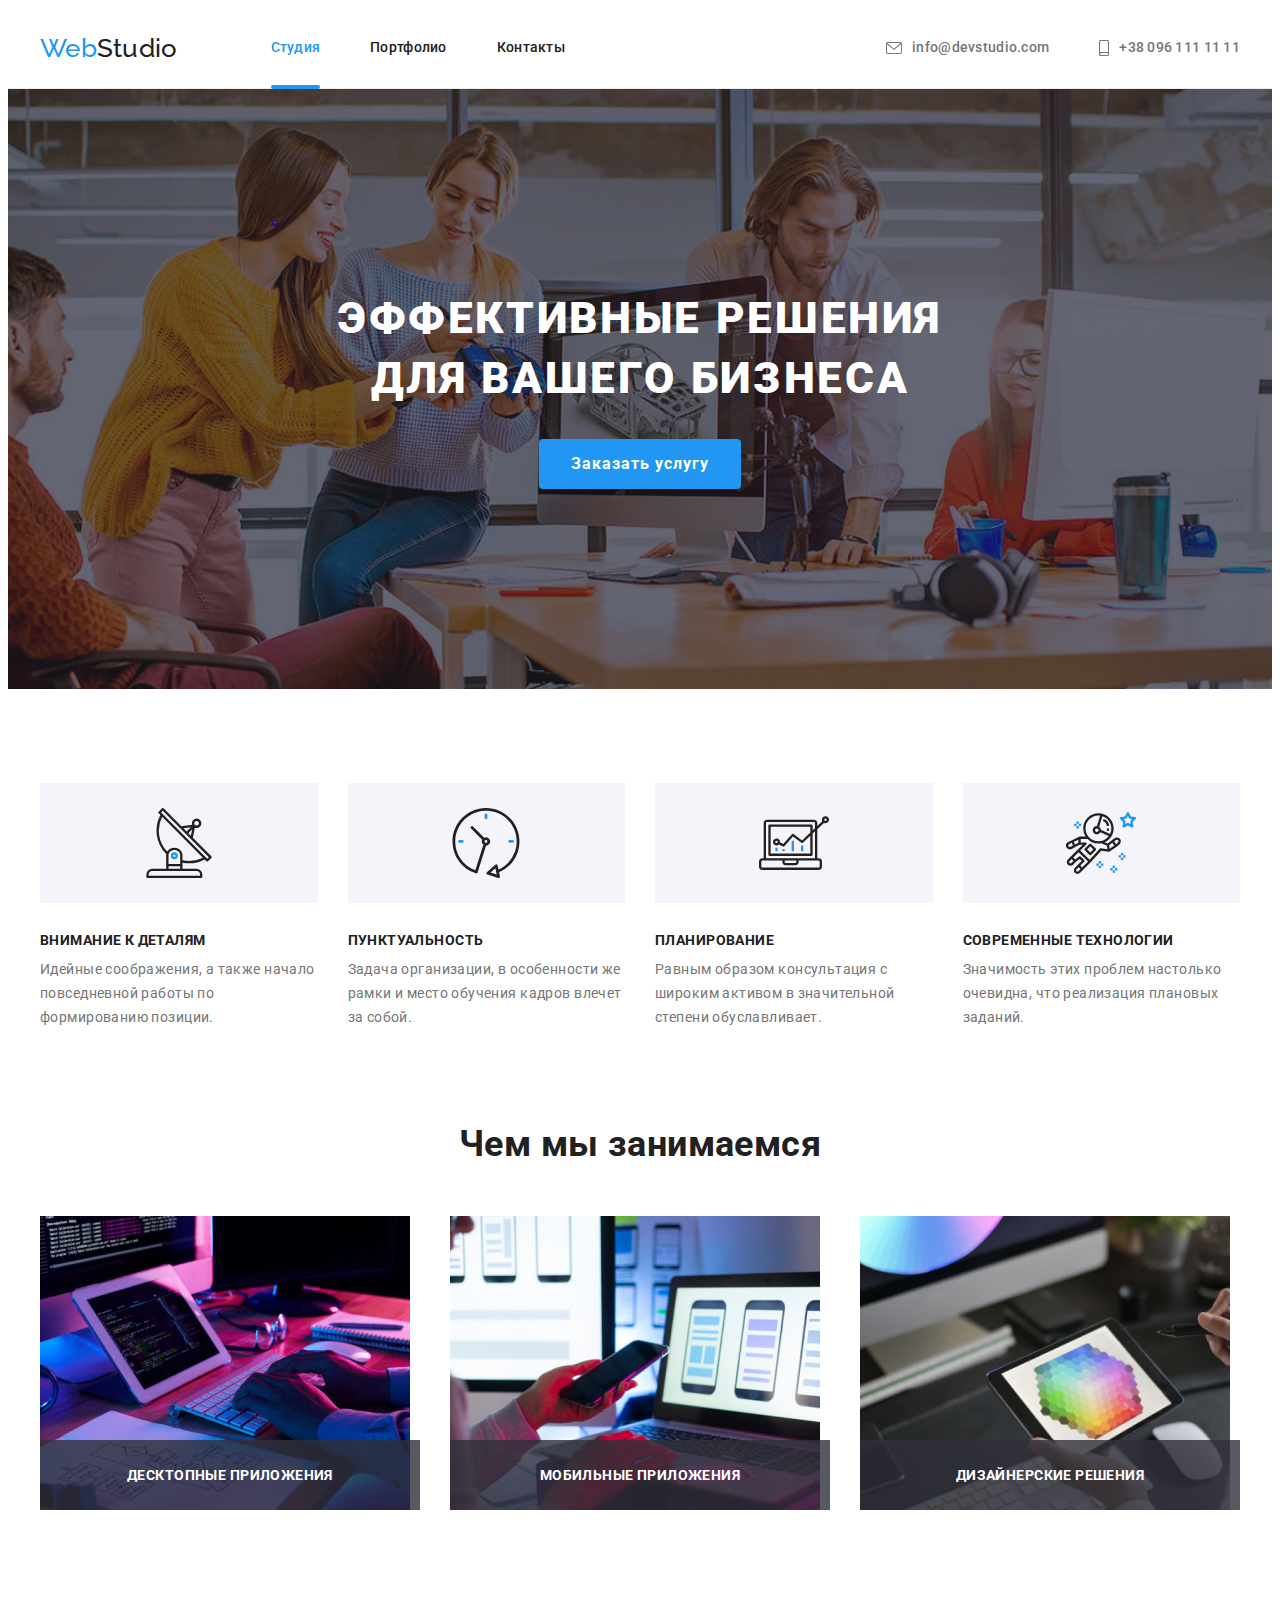
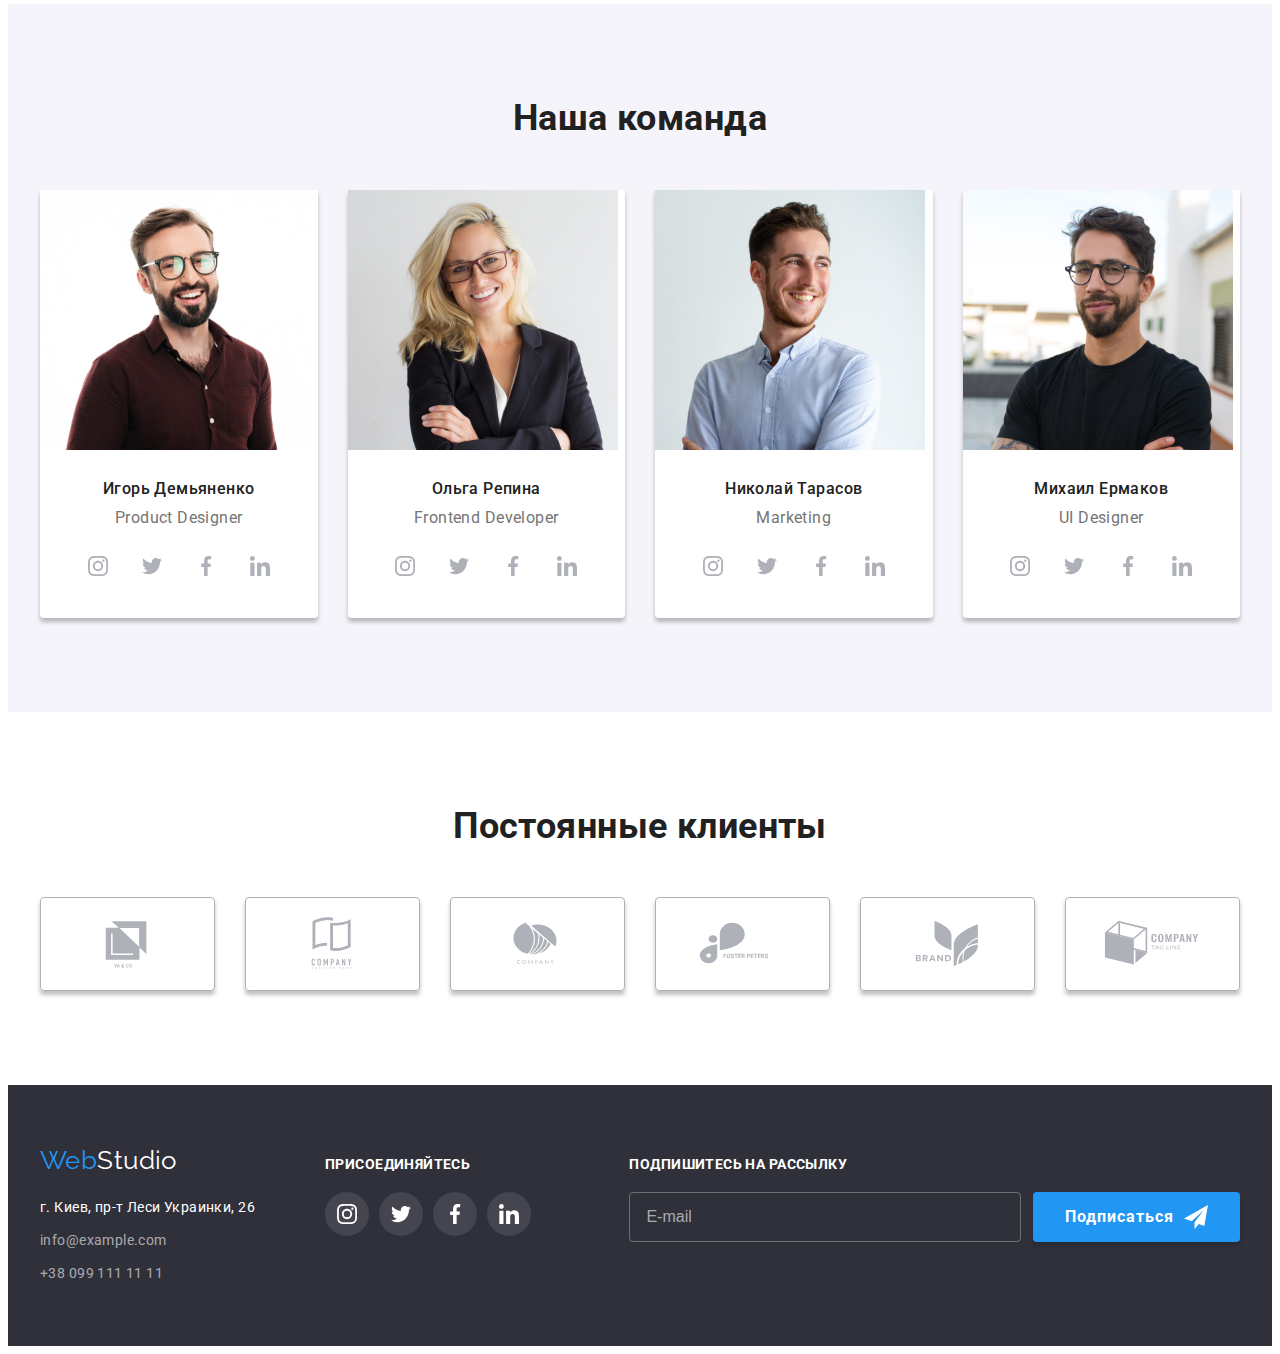
<file: index.html>
<!DOCTYPE html>
<html lang="ru">
  <head>
    <meta charset="UTF-8" />
    <meta http-equiv="X-UA-Compatible" content="IE=edge" />
    <meta name="viewport" content="width=device-width, initial-scale=1.0" />
    <title>WebStudio</title>
    <link
      rel="stylesheet"
      href="https://cdnjs.cloudflare.com/ajax/libs/modern-normalize/1.1.0/modern-normalize.min.css"
      integrity="sha512-wpPYUAdjBVSE4KJnH1VR1HeZfpl1ub8YT/NKx4PuQ5NmX2tKuGu6U/JRp5y+Y8XG2tV+wKQpNHVUX03MfMFn9Q=="
      crossorigin="anonymous"
      referrerpolicy="no-referrer"
    />
    <link rel="preconnect" href="https://fonts.googleapis.com" />
    <link rel="preconnect" href="https://fonts.gstatic.com" crossorigin />
    <link
      href="https://fonts.googleapis.com/css2?family=Raleway:wght@700&family=Roboto:wght@400;500;700;900&display=swap"
      rel="stylesheet"
    />
    <link rel="stylesheet" href="./css/styles.css" />
  </head>
  <body>
    <!--Header section-->
    <header class="header">
      <div class="container header-container">
        <a href="" class="logo link"><span class="logo-blue">Web</span>Studio</a>
        <nav class="header-nav">
          <ul class="header-list list">
            <li class="header-item">
              <a href="./index.html" class="header-link link active current">Студия</a>
            </li>
            <li class="header-item">
              <a href="./portfolio.html" class="header-link link active">Портфолио</a>
            </li>
            <li class="header-item">
              <a href="#contacts" class="header-link link active">Контакты</a>
            </li>
          </ul>
        </nav>
        <ul class="contact-list list">
          <li class="contact-item">
            <a href="mailto:info@devstudio.com" class="contact-link active link">
              <svg width="16" height="12" class="contact-icon">
                <use href="./images/icons/icon.svg#envelope"></use>
              </svg>
              info@devstudio.com
            </a>
          </li>
          <li class="contact-item">
            <a href="tel:+380961111111" class="contact-link active link">
              <svg width="10" height="16" class="contact-icon">
                <use href="./images/icons/icon.svg#smartphone"></use>
              </svg>
              +38 096 111 11 11</a
            >
          </li>
        </ul>
      </div>
    </header>

    <!--Main section-->
    <main>
      <!--Intro section-->
      <section class="intro overlay">
        <div class="container">
          <h1 class="intro-title">Эффективные решения для вашего бизнеса</h1>
          <button type="button" class="btn" data-modal-open>Заказать услугу</button>
        </div>
      </section>

      <!--Feature section-->
      <section class="feature section">
        <div class="container">
          <h2 class="visually-hidden">Особенности</h2>
          <ul class="feature-list list card-set">
            <li class="feature-item card-item">
              <div class="wrapper-icon">
                <svg width="70" height="70" class="feature-icon">
                  <use href="./images/icons/icon.svg#antenna"></use>
                </svg>
              </div>
              <h3 class="feature-title">Внимание к деталям</h3>
              <p class="feature-desc">
                Идейные соображения, а также начало повседневной работы по формированию позиции.
              </p>
            </li>
            <li class="feature-item card-item">
              <div class="wrapper-icon">
                <svg width="70" height="70" class="feature-icon">
                  <use href="./images/icons/icon.svg#clock"></use>
                </svg>
              </div>
              <h3 class="feature-title">Пунктуальность</h3>
              <p class="feature-desc">
                Задача организации, в особенности же рамки и место обучения кадров влечет за собой.
              </p>
            </li>
            <li class="feature-item card-item">
              <div class="wrapper-icon">
                <svg width="70" height="70" class="feature-icon">
                  <use href="./images/icons/icon.svg#diagram"></use>
                </svg>
              </div>
              <h3 class="feature-title">Планирование</h3>
              <p class="feature-desc">
                Равным образом консультация с широким активом в значительной степени обуславливает.
              </p>
            </li>
            <li class="feature-item card-item">
              <div class="wrapper-icon">
                <svg width="70" height="70" class="feature-icon">
                  <use href="./images/icons/icon.svg#astronaut"></use>
                </svg>
              </div>
              <h3 class="feature-title">Современные технологии</h3>
              <p class="feature-desc">
                Значимость этих проблем настолько очевидна, что реализация плановых заданий.
              </p>
            </li>
          </ul>
        </div>
      </section>

      <!--Services section-->
      <section class="services section">
        <div class="container">
          <h2 class="section-title">Чем мы занимаемся</h2>
          <ul class="services-list list card-set">
            <li class="services-item card-item">
              <img
                src="./images/work/img_1.jpg"
                alt="Написание программного обеспечения"
                width="370"
                height="294"
                class="services-img"
              />
              <div class="services-overlay">
                <h3 class="services-overlay-title">Десктопные приложения</h3>
              </div>
            </li>
            <li class="services-item card-item">
              <img
                src="./images/work/img_2.jpg"
                alt="Разработка дизайна"
                width="370"
                height="294"
                class="services-img"
              />
              <div class="services-overlay">
                <h3 class="services-overlay-title">Мобильные приложения</h3>
              </div>
            </li>
            <li class="services-item card-item">
              <img
                src="./images/work/img_3.jpg"
                alt="Палитра цветов"
                width="370"
                height="294"
                class="services-img"
              />
              <div class="services-overlay">
                <h3 class="services-overlay-title">Дизайнерские решения</h3>
              </div>
            </li>
          </ul>
        </div>
      </section>

      <!--Team section-->
      <section class="team section">
        <div class="container">
          <h2 class="section-title">Наша команда</h2>
          <ul class="team-list list card-set">
            <li class="team-item card-item">
              <img
                src="./images/team/img-1.jpg"
                alt="Парень-дизайнер"
                width="270"
                height="260"
                class="team-img"
              />
              <div class="team-container">
                <h3 class="team-name">Игорь Демьяненко</h3>
                <p class="team-desc">Product Designer</p>
                <ul class="social-list list">
                  <li class="social-item">
                    <a
                      class="social-link link"
                      href=""
                      target="_blank"
                      rel="noopener noreferrer"
                      aria-label="иконка инстаграма"
                    >
                      <svg width="20" height="20" class="social-icon">
                        <use href="./images/icons/icon.svg#instagram"></use>
                      </svg>
                    </a>
                  </li>

                  <li class="social-item">
                    <a
                      class="social-link link"
                      href=""
                      target="_blank"
                      rel="noopener noreferrer"
                      aria-label="иконка твиттера"
                    >
                      <svg width="20" height="20" class="social-icon">
                        <use href="./images/icons/icon.svg#twitter"></use>
                      </svg>
                    </a>
                  </li>

                  <li class="social-item">
                    <a
                      class="social-link link"
                      href=""
                      target="_blank"
                      rel="noopener noreferrer"
                      aria-label="иконка фейсбука"
                    >
                      <svg width="20" height="20" class="social-icon">
                        <use href="./images/icons/icon.svg#facebook"></use>
                      </svg>
                    </a>
                  </li>

                  <li class="social-item">
                    <a
                      class="social-link link"
                      href=""
                      target="_blank"
                      rel="noopener noreferrer"
                      aria-label="иконка линкдина"
                    >
                      <svg width="20" height="20" class="social-icon">
                        <use href="./images/icons/icon.svg#linkedin"></use>
                      </svg>
                    </a>
                  </li>
                </ul>
              </div>
            </li>
            <li class="team-item card-item">
              <img
                src="./images/team/img-2.jpg"
                alt="Девушка-фронтєнд"
                width="270"
                height="260"
                class="team-img"
              />
              <div class="team-container">
                <h3 class="team-name">Ольга Репина</h3>
                <p class="team-desc">Frontend Developer</p>
                <ul class="social-list list">
                  <li class="social-item">
                    <a
                      class="social-link link"
                      href=""
                      target="_blank"
                      rel="noopener noreferrer"
                      aria-label="иконка инстаграма"
                    >
                      <svg width="20" height="20" class="social-icon">
                        <use href="./images/icons/icon.svg#instagram"></use>
                      </svg>
                    </a>
                  </li>

                  <li class="social-item">
                    <a
                      class="social-link link"
                      href=""
                      target="_blank"
                      rel="noopener noreferrer"
                      aria-label="иконка твиттера"
                    >
                      <svg width="20" height="20" class="social-icon">
                        <use href="./images/icons/icon.svg#twitter"></use>
                      </svg>
                    </a>
                  </li>

                  <li class="social-item">
                    <a
                      class="social-link link"
                      href=""
                      target="_blank"
                      rel="noopener noreferrer"
                      aria-label="иконка фейсбука"
                    >
                      <svg width="20" height="20" class="social-icon">
                        <use href="./images/icons/icon.svg#facebook"></use>
                      </svg>
                    </a>
                  </li>

                  <li class="social-item">
                    <a
                      class="social-link link"
                      href=""
                      target="_blank"
                      rel="noopener noreferrer"
                      aria-label="иконка линкдина"
                    >
                      <svg width="20" height="20" class="social-icon">
                        <use href="./images/icons/icon.svg#linkedin"></use>
                      </svg>
                    </a>
                  </li>
                </ul>
              </div>
            </li>
            <li class="team-item card-item">
              <img
                src="./images/team/img-3.jpg"
                alt="Парень-маркетолог"
                width="270"
                height="260"
                class="team-img"
              />
              <div class="team-container">
                <h3 class="team-name">Николай Тарасов</h3>
                <p class="team-desc">Marketing</p>
                <ul class="social-list list">
                  <li class="social-item">
                    <a
                      class="social-link link"
                      href=""
                      target="_blank"
                      rel="noopener noreferrer"
                      aria-label="иконка инстаграма"
                    >
                      <svg width="20" height="20" class="social-icon">
                        <use href="./images/icons/icon.svg#instagram"></use>
                      </svg>
                    </a>
                  </li>

                  <li class="social-item">
                    <a
                      class="social-link link"
                      href=""
                      target="_blank"
                      rel="noopener noreferrer"
                      aria-label="иконка твиттера"
                    >
                      <svg width="20" height="20" class="social-icon">
                        <use href="./images/icons/icon.svg#twitter"></use>
                      </svg>
                    </a>
                  </li>

                  <li class="social-item">
                    <a
                      class="social-link link"
                      href=""
                      target="_blank"
                      rel="noopener noreferrer"
                      aria-label="иконка фейсбука"
                    >
                      <svg width="20" height="20" class="social-icon">
                        <use href="./images/icons/icon.svg#facebook"></use>
                      </svg>
                    </a>
                  </li>

                  <li class="social-item">
                    <a
                      class="social-link link"
                      href=""
                      target="_blank"
                      rel="noopener noreferrer"
                      aria-label="иконка линкдина"
                    >
                      <svg width="20" height="20" class="social-icon">
                        <use href="./images/icons/icon.svg#linkedin"></use>
                      </svg>
                    </a>
                  </li>
                </ul>
              </div>
            </li>
            <li class="team-item card-item">
              <img
                src="./images/team/img-4.jpg"
                alt="Парень-дизайнер"
                width="270"
                height="260"
                class="team-img"
              />
              <div class="team-container">
                <h3 class="team-name">Михаил Ермаков</h3>
                <p class="team-desc">UI Designer</p>
                <ul class="social-list list">
                  <li class="social-item">
                    <a
                      class="social-link link"
                      href=""
                      target="_blank"
                      rel="noopener noreferrer"
                      aria-label="иконка инстаграма"
                    >
                      <svg width="20" height="20" class="social-icon">
                        <use href="./images/icons/icon.svg#instagram"></use>
                      </svg>
                    </a>
                  </li>

                  <li class="social-item">
                    <a
                      class="social-link link"
                      href=""
                      target="_blank"
                      rel="noopener noreferrer"
                      aria-label="иконка твиттера"
                    >
                      <svg width="20" height="20" class="social-icon">
                        <use href="./images/icons/icon.svg#twitter"></use>
                      </svg>
                    </a>
                  </li>

                  <li class="social-item">
                    <a
                      class="social-link link"
                      href=""
                      target="_blank"
                      rel="noopener noreferrer"
                      aria-label="иконка фейсбука"
                    >
                      <svg width="20" height="20" class="social-icon">
                        <use href="./images/icons/icon.svg#facebook"></use>
                      </svg>
                    </a>
                  </li>

                  <li class="social-item">
                    <a
                      class="social-link link"
                      href=""
                      target="_blank"
                      rel="noopener noreferrer"
                      aria-label="иконка линкдина"
                    >
                      <svg width="20" height="20" class="social-icon">
                        <use href="./images/icons/icon.svg#linkedin"></use>
                      </svg>
                    </a>
                  </li>
                </ul>
              </div>
            </li>
          </ul>
        </div>
      </section>
    </main>

    <!-- Clients section -->
    <section class="clients-section section">
      <div class="container">
        <h2 class="section-title">Постоянные клиенты</h2>
        <ul class="clients-list list card-set">
          <li class="clients-item card-item">
            <a
              class="clients-link link"
              href=""
              target="_blank"
              rel="noopener noreferrer"
              aria-label="первая компания"
            >
              <svg width="106" height="60" class="clients-icon">
                <use href="./images/icons/icon.svg#logo-1"></use>
              </svg>
            </a>
          </li>
          <li class="clients-item card-item">
            <a
              class="clients-link link"
              href=""
              target="_blank"
              rel="noopener noreferrer"
              aria-label="вторая компания"
            >
              <svg width="106" height="60" class="clients-icon">
                <use href="./images/icons/icon.svg#logo-2"></use>
              </svg>
            </a>
          </li>
          <li class="clients-item card-item">
            <a
              class="clients-link link"
              href=""
              target="_blank"
              rel="noopener noreferrer"
              aria-label="третья компания"
            >
              <svg width="106" height="60" class="clients-icon">
                <use href="./images/icons/icon.svg#logo-3"></use>
              </svg>
            </a>
          </li>
          <li class="clients-item card-item">
            <a
              class="clients-link link"
              href=""
              target="_blank"
              rel="noopener noreferrer"
              aria-label="четвертая компания"
            >
              <svg width="106" height="60" class="clients-icon">
                <use href="./images/icons/icon.svg#logo-4"></use>
              </svg>
            </a>
          </li>
          <li class="clients-item card-item">
            <a
              class="clients-link link"
              href=""
              target="_blank"
              rel="noopener noreferrer"
              aria-label="пятая компания"
            >
              <svg width="106" height="60" class="clients-icon">
                <use href="./images/icons/icon.svg#logo-5"></use>
              </svg>
            </a>
          </li>
          <li class="clients-item card-item">
            <a
              class="clients-link link"
              href=""
              target="_blank"
              rel="noopener noreferrer"
              aria-label="шестая компания"
            >
              <svg width="106" height="60" class="clients-icon">
                <use href="./images/icons/icon.svg#logo-6"></use>
              </svg>
            </a>
          </li>
        </ul>
      </div>
    </section>

    <!--Footer section-->
    <footer class="footer">
      <div class="container footer-wrapper">
        <div class="footer-wrapper-logo">
          <a href="" class="logo link"><span class="logo-blue">Web</span>Studio</a>

          <address class="footer-adress">
            <ul class="footer-list list">
              <li class="footer-item">
                <a
                  class="link active"
                  href="https://goo.gl/maps/JBRobqoZpX21mrEm8"
                  target="_blank"
                  rel="noopener noreferrer"
                  >г. Киев, пр-т Леси Украинки, 26</a
                >
              </li>
              <li class="footer-item">
                <a href="emailto:info@example.com" class="footer-contact active link"
                  >info@example.com</a
                >
              </li>
              <li class="footer-item">
                <a href="tel:+380991111111" class="footer-contact active link">+38 099 111 11 11</a>
              </li>
            </ul>
          </address>
        </div>
        <div class="footer-social-wrapper">
          <h3 class="footer-title">Присоединяйтесь</h3>
          <ul class="social-list list">
            <li class="social-item">
              <a
                class="footer-social-link social-link link"
                href=""
                target="_blank"
                rel="noopener noreferrer"
                aria-label="иконка инстаграма"
              >
                <svg width="20" height="20" class="social-icon">
                  <use href="./images/icons/icon.svg#instagram"></use>
                </svg>
              </a>
            </li>

            <li class="social-item">
              <a
                class="footer-social-link social-link link"
                href=""
                target="_blank"
                rel="noopener noreferrer"
                aria-label="иконка твиттера"
              >
                <svg width="20" height="20" class="social-icon">
                  <use href="./images/icons/icon.svg#twitter"></use>
                </svg>
              </a>
            </li>

            <li class="social-item">
              <a
                class="footer-social-link social-link link"
                href=""
                target="_blank"
                rel="noopener noreferrer"
                aria-label="иконка фейсбука"
              >
                <svg width="20" height="20" class="social-icon">
                  <use href="./images/icons/icon.svg#facebook"></use>
                </svg>
              </a>
            </li>

            <li class="social-item">
              <a
                class="footer-social-link social-link link"
                href=""
                target="_blank"
                rel="noopener noreferrer"
                aria-label="иконка линкдина"
              >
                <svg width="20" height="20" class="social-icon">
                  <use href="./images/icons/icon.svg#linkedin"></use>
                </svg>
              </a>
            </li>
          </ul>
        </div>
        <div class="footer-subscribe">
          <h3 class="footer-title">Подпишитесь на рассылку</h3>
          <form class="subscribe-form">
            <input class="subscribe-input" type="email" name="email" placeholder="E-mail" />
            <button type="submit" class="btn">
              Подписаться
              <svg width="24" height="24" class="subscribe-icon">
                <use href="./images/icons/icon.svg#send"></use>
              </svg>
            </button>
          </form>
        </div>
      </div>
    </footer>

    <!-- Modal -->
    <div class="backdrop is-hidden" data-modal>
      <div class="modal">
        <button type="button" class="modal-btn" data-modal-close>
          <svg width="18" height="18" class="modal-btn-icon">
            <use href="./images/icons/icon.svg#close-icon"></use>
          </svg>
        </button>

        <form class="modal-form">
          <strong class="modal-slogan">Оставьте свои данные, мы вам перезвоним</strong>
          <div class="form-content">
            <label class="form-group">
              <span class="form-label">Имя</span>
              <span class="form-wrap">
                <input type="text" name="name" class="form-input" />
                <svg width="18" height="18" class="model-icon">
                  <use href="./images/icons/icon.svg#person-modal"></use>
                </svg>
              </span>
            </label>

            <label class="form-group">
              <span class="form-label">Телефон</span>
              <span class="form-wrap">
                <input type="tel" name="phone" class="form-input" />
                <svg width="18" height="18" class="model-icon">
                  <use href="./images/icons/icon.svg#phone-modal"></use>
                </svg>
              </span>
            </label>

            <label class="form-group">
              <span class="form-label">Почта</span>
              <span class="form-wrap">
                <input type="email" name="email" class="form-input" />
                <svg width="18" height="18" class="model-icon">
                  <use href="./images/icons/icon.svg#email-modal"></use>
                </svg>
              </span>
            </label>

            <label class="form-group">
              <span class="form-label">Комментарий</span>
              <textarea class="form-textarea" name="comment" placeholder="Введите текст"></textarea>
            </label>
          </div>

          <label class="form-checkbox">
            <input type="checkbox" name="policy" class="checkbox-input visually-hidden" />
            <span class="checkbox-icon"></span>
            <span class="checkbox-text">
              Соглашаюсь с рассылкой и принимаю
              <a href="" class="checkbox-link">Условия договора</a>
            </span>
          </label>

          <button class="btn" type="submit">Отправить</button>
        </form>
      </div>
    </div>

    <script src="./js/modal.js"></script>
  </body>
</html>
</file>
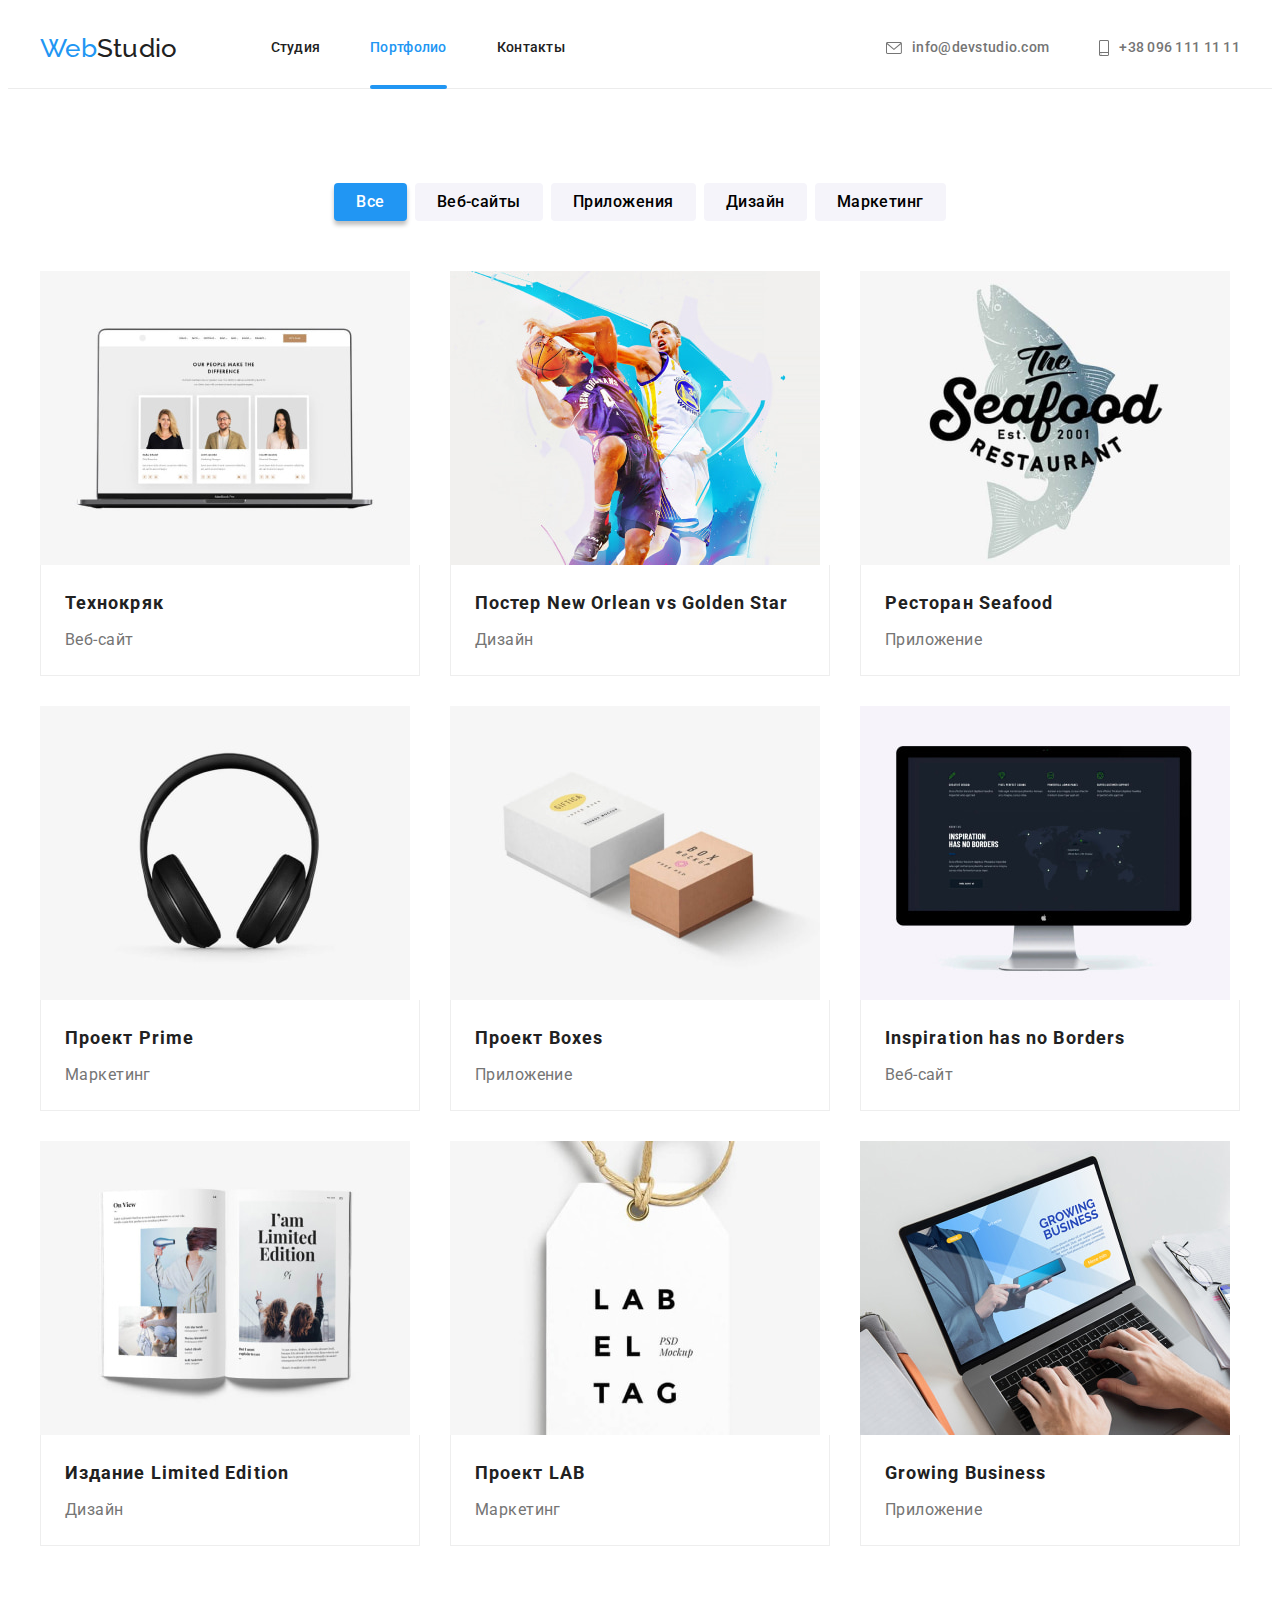
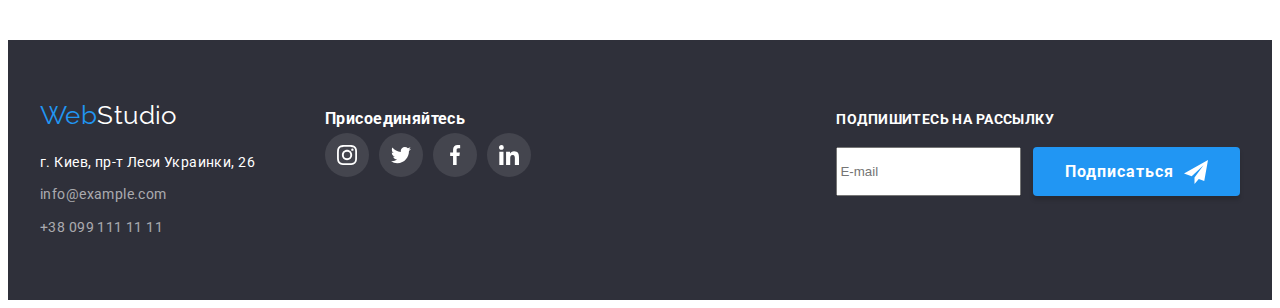
<file: portfolio.html>
<!DOCTYPE html>
<html lang="en">
  <head>
    <meta charset="UTF-8" />
    <meta http-equiv="X-UA-Compatible" content="IE=edge" />
    <meta name="viewport" content="width=device-width, initial-scale=1.0" />
    <title>Портфолио</title>
    <link
      rel="stylesheet"
      href="https://cdnjs.cloudflare.com/ajax/libs/modern-normalize/1.1.0/modern-normalize.min.css"
      integrity="sha512-wpPYUAdjBVSE4KJnH1VR1HeZfpl1ub8YT/NKx4PuQ5NmX2tKuGu6U/JRp5y+Y8XG2tV+wKQpNHVUX03MfMFn9Q=="
      crossorigin="anonymous"
      referrerpolicy="no-referrer"
    />
    <link rel="preconnect" href="https://fonts.googleapis.com" />
    <link rel="preconnect" href="https://fonts.gstatic.com" crossorigin />
    <link
      href="https://fonts.googleapis.com/css2?family=Raleway:wght@700&family=Roboto:wght@400;500;700;900&display=swap"
      rel="stylesheet"
    />
    <link rel="stylesheet" href="./css/styles.css" />
  </head>
  <body>
    <!--Header section-->
    <header class="header">
      <div class="container header-container">
        <a href="" class="logo link"><span class="logo-blue">Web</span>Studio</a>
        <nav class="header-nav">
          <ul class="header-list list">
            <li class="header-item">
              <a href="./index.html" class="header-link link active">Студия</a>
            </li>
            <li class="header-item">
              <a href="./portfolio.html" class="header-link link active current">Портфолио</a>
            </li>
            <li class="header-item">
              <a href="#contacts" class="header-link link active">Контакты</a>
            </li>
          </ul>
        </nav>
        <ul class="contact-list list">
          <li class="contact-item">
            <a href="mailto:info@devstudio.com" class="contact-link link">
              <svg width="16" height="12" class="contact-icon">
                <use href="./images/icons/icon.svg#envelope"></use>
              </svg>
              info@devstudio.com
            </a>
          </li>
          <li class="contact-item">
            <a href="tel:+380961111111" class="contact-link link">
              <svg width="10" height="16" class="contact-icon">
                <use href="./images/icons/icon.svg#smartphone"></use>
              </svg>
              +38 096 111 11 11</a
            >
          </li>
        </ul>
      </div>
    </header>

    <!--Main section-->
    <main>
      <section class="portfolio section">
        <div class="container">
          <h1 class="visually-hidden">Портфолио</h1>
          <ul class="filter-list list">
            <li class="filter-item">
              <button type="button" class="filter-btn filter-btn-current">Все</button>
            </li>
            <li class="filter-item">
              <button type="button" class="filter-btn">Веб-сайты</button>
            </li>
            <li class="filter-item">
              <button type="button" class="filter-btn">Приложения</button>
            </li>
            <li class="filter-item">
              <button type="button" class="filter-btn">Дизайн</button>
            </li>
            <li class="filter-item">
              <button type="button" class="filter-btn">Маркетинг</button>
            </li>
          </ul>

          <ul class="portfolio-list list card-set">
            <li class="portfolio-item card-item">
              <a href="" class="portfolio-link link" target="_blank" rel="noopener noreferrer">
                <div class="portfolio-wrapper">
                  <img
                    src="./images/portfolio/img-1.jpg"
                    alt="Веб-сайт"
                    width="370"
                    height="294"
                    class="portfolio-img"
                  />
                  <div class="portfolio-overlay">
                    <p class="portfolio-overlay-desc">
                      Ресурс предлагает комплексные предложения с разным уровнем функционала и
                      сервисов. Все это позволит посетителю получить исчерпывающие сведения о
                      компании или частном лице.
                    </p>
                  </div>
                </div>
                <div class="portfolio-container">
                  <h2 class="portfolio-title">Технокряк</h2>
                  <p class="portfolio-desc">Веб-сайт</p>
                </div>
              </a>
            </li>
            <li class="portfolio-item card-item">
              <a href="" class="portfolio-link link" target="_blank" rel="noopener noreferrer">
                <div class="portfolio-wrapper">
                  <img
                    src="./images/portfolio/img-2.jpg"
                    alt="Постер с баскетболистами"
                    width="370"
                    height="294"
                    class="portfolio-img"
                  />
                  <div class="portfolio-overlay">
                    <p class="portfolio-overlay-desc">
                      Ресурс предлагает комплексные предложения с разным уровнем функционала и
                      сервисов. Все это позволит посетителю получить исчерпывающие сведения о
                      компании или частном лице.
                    </p>
                  </div>
                </div>
                <div class="portfolio-container">
                  <h2 class="portfolio-title">Постер New Orlean vs Golden Star</h2>
                  <p class="portfolio-desc">Дизайн</p>
                </div>
              </a>
            </li>
            <li class="portfolio-item card-item">
              <a href="" class="portfolio-link link" target="_blank" rel="noopener noreferrer">
                <div class="portfolio-wrapper">
                  <img
                    src="./images/portfolio/img-3.jpg"
                    alt="Логотип рыбного ресторана"
                    width="370"
                    height="294"
                    class="portfolio-img"
                  />
                  <div class="portfolio-overlay">
                    <p class="portfolio-overlay-desc">
                      Ресурс предлагает комплексные предложения с разным уровнем функционала и
                      сервисов. Все это позволит посетителю получить исчерпывающие сведения о
                      компании или частном лице.
                    </p>
                  </div>
                </div>
                <div class="portfolio-container">
                  <h2 class="portfolio-title">Ресторан Seafood</h2>
                  <p class="portfolio-desc">Приложение</p>
                </div>
              </a>
            </li>
            <li class="portfolio-item card-item">
              <a href="" class="portfolio-link link" target="_blank" rel="noopener noreferrer">
                <div class="portfolio-wrapper">
                  <img
                    src="./images/portfolio/img-4.jpg"
                    alt="Наушники"
                    width="370"
                    height="294"
                    class="portfolio-img"
                  />
                  <div class="portfolio-overlay">
                    <p class="portfolio-overlay-desc">
                      Ресурс предлагает комплексные предложения с разным уровнем функционала и
                      сервисов. Все это позволит посетителю получить исчерпывающие сведения о
                      компании или частном лице.
                    </p>
                  </div>
                </div>
                <div class="portfolio-container">
                  <h2 class="portfolio-title">Проект Prime</h2>
                  <p class="portfolio-desc">Маркетинг</p>
                </div>
              </a>
            </li>
            <li class="portfolio-item card-item">
              <a href="" class="portfolio-link link" target="_blank" rel="noopener noreferrer">
                <div class="portfolio-wrapper">
                  <img
                    src="./images/portfolio/img-5.jpg"
                    alt="Белая и бежевая коробка"
                    width="370"
                    height="294"
                    class="portfolio-img"
                  />
                  <div class="portfolio-overlay">
                    <p class="portfolio-overlay-desc">
                      Ресурс предлагает комплексные предложения с разным уровнем функционала и
                      сервисов. Все это позволит посетителю получить исчерпывающие сведения о
                      компании или частном лице.
                    </p>
                  </div>
                </div>
                <div class="portfolio-container">
                  <h2 class="portfolio-title">Проект Boxes</h2>
                  <p class="portfolio-desc">Приложение</p>
                </div>
              </a>
            </li>
            <li class="portfolio-item card-item">
              <a href="" class="portfolio-link link" target="_blank" rel="noopener noreferrer">
                <div class="portfolio-wrapper">
                  <img
                    src="./images/portfolio/img-6.jpg"
                    alt="Веб-сайт"
                    width="370"
                    height="294"
                    class="portfolio-img"
                  />
                  <div class="portfolio-overlay">
                    <p class="portfolio-overlay-desc">
                      Ресурс предлагает комплексные предложения с разным уровнем функционала и
                      сервисов. Все это позволит посетителю получить исчерпывающие сведения о
                      компании или частном лице.
                    </p>
                  </div>
                </div>
                <div class="portfolio-container">
                  <h2 class="portfolio-title">Inspiration has no Borders</h2>
                  <p class="portfolio-desc">Веб-сайт</p>
                </div>
              </a>
            </li>
            <li class="portfolio-item card-item">
              <a href="" class="portfolio-link link" target="_blank" rel="noopener noreferrer">
                <div class="portfolio-wrapper">
                  <img
                    src="./images/portfolio/img-7.jpg"
                    alt="Дизайн издания"
                    width="370"
                    height="294"
                    class="portfolio-img"
                  />
                  <div class="portfolio-overlay">
                    <p class="portfolio-overlay-desc">
                      Ресурс предлагает комплексные предложения с разным уровнем функционала и
                      сервисов. Все это позволит посетителю получить исчерпывающие сведения о
                      компании или частном лице.
                    </p>
                  </div>
                </div>
                <div class="portfolio-container">
                  <h2 class="portfolio-title">Издание Limited Edition</h2>
                  <p class="portfolio-desc">Дизайн</p>
                </div>
              </a>
            </li>
            <li class="portfolio-item card-item">
              <a href="" class="portfolio-link link" target="_blank" rel="noopener noreferrer">
                <div class="portfolio-wrapper">
                  <img
                    src="./images/portfolio/img-8.jpg"
                    alt="этикетка бренда"
                    width="370"
                    height="294"
                    class="portfolio-img"
                  />
                  <div class="portfolio-overlay">
                    <p class="portfolio-overlay-desc">
                      Ресурс предлагает комплексные предложения с разным уровнем функционала и
                      сервисов. Все это позволит посетителю получить исчерпывающие сведения о
                      компании или частном лице.
                    </p>
                  </div>
                </div>
                <div class="portfolio-container">
                  <h2 class="portfolio-title">Проект LAB</h2>
                  <p class="portfolio-desc">Маркетинг</p>
                </div>
              </a>
            </li>
            <li class="portfolio-item card-item">
              <a href="" class="portfolio-link link" target="_blank" rel="noopener noreferrer">
                <div class="portfolio-wrapper">
                  <img
                    src="./images/portfolio/img-9.jpg"
                    alt="Ноутбук с сайтом"
                    width="370"
                    height="294"
                    class="portfolio-img"
                  />
                  <div class="portfolio-overlay">
                    <p class="portfolio-overlay-desc">
                      Ресурс предлагает комплексные предложения с разным уровнем функционала и
                      сервисов. Все это позволит посетителю получить исчерпывающие сведения о
                      компании или частном лице.
                    </p>
                  </div>
                </div>
                <div class="portfolio-container">
                  <h2 class="portfolio-title">Growing Business</h2>
                  <p class="portfolio-desc">Приложение</p>
                </div>
              </a>
            </li>
          </ul>
        </div>
      </section>
    </main>

    <!--Footer section-->
    <footer class="footer">
      <div class="container footer-wrapper">
        <div class="footer-wrapper-logo">
          <a href="" class="logo link"><span class="logo-blue">Web</span>Studio</a>

          <address class="footer-adress">
            <ul class="footer-list list">
              <li class="footer-item">
                <a
                  class="link"
                  href="https://goo.gl/maps/JBRobqoZpX21mrEm8"
                  target="_blank"
                  rel="noopener noreferrer"
                  >г. Киев, пр-т Леси Украинки, 26</a
                >
              </li>
              <li class="footer-item">
                <a href="emailto:info@example.com" class="footer-contact active link"
                  >info@example.com</a
                >
              </li>
              <li class="footer-item">
                <a href="tel:+380991111111" class="footer-contact active link">+38 099 111 11 11</a>
              </li>
            </ul>
          </address>
        </div>
        <div class="footer-social-wrapper">
          <h3 class="footer-social-title">Присоединяйтесь</h3>
          <ul class="social-list list">
            <li class="social-item">
              <a
                class="footer-social-link social-link link"
                href=""
                target="_blank"
                rel="noopener noreferrer"
                aria-label="иконка инстаграма"
              >
                <svg width="20" height="20" class="social-icon">
                  <use href="./images/icons/icon.svg#instagram"></use>
                </svg>
              </a>
            </li>

            <li class="social-item">
              <a
                class="footer-social-link social-link link"
                href=""
                target="_blank"
                rel="noopener noreferrer"
                aria-label="иконка твиттера"
              >
                <svg width="20" height="20" class="social-icon">
                  <use href="./images/icons/icon.svg#twitter"></use>
                </svg>
              </a>
            </li>

            <li class="social-item">
              <a
                class="footer-social-link social-link link"
                href=""
                target="_blank"
                rel="noopener noreferrer"
                aria-label="иконка фейсбука"
              >
                <svg width="20" height="20" class="social-icon">
                  <use href="./images/icons/icon.svg#facebook"></use>
                </svg>
              </a>
            </li>

            <li class="social-item">
              <a
                class="footer-social-link social-link link"
                href=""
                target="_blank"
                rel="noopener noreferrer"
                aria-label="иконка линкдина"
              >
                <svg width="20" height="20" class="social-icon">
                  <use href="./images/icons/icon.svg#linkedin"></use>
                </svg>
              </a>
            </li>
          </ul>
        </div>
        <div class="footer-subscribe">
          <h3 class="footer-title">Подпишитесь на рассылку</h3>
          <form class="subscribe-form">
            <input type="email" name="email" placeholder="E-mail" />
            <button type="submit" class="btn subscribe-btn">
              Подписаться
              <svg width="24" height="24" class="subscribe-icon">
                <use href="./images/icons/icon.svg#send"></use>
              </svg>
            </button>
          </form>
        </div>
      </div>
    </footer>
  </body>
</html>
</file>
<file: css/styles.css>
/* Roots */

:root {
  /* fonts */
  --main-font: 'Roboto', 'Helvetica Neue', 'Verdana', 'Tahoma', sans-serif;
  --secondary-font: 'Raleway', sans-serif;

  /* bg-color */
  --background-color-dark: #2f303a;
  --background-color-light: #f5f4fa;
  --background-color-gray: #c4c4c4;
  --background-backdrop: rgba(0, 0, 0, 0.2);

  /* txt-color */
  --color-blue: #2196f3;
  --color-accent-blue: #188ce8;
  --color-ligt: #757575;
  --color-white: #ffffff;
  --color-dark: #212121;
  --color-icon: #afb1b8;

  /* border-color */
  --border-color: #eeeeee;
  --border-color-header: #ececec;

  /* other */
  --indent: 30px;
  --items: 4;
  --transition-basic: 250ms cubic-bezier(0.4, 0, 0.2, 1);
}
/* Reset*/

h1,
h2,
h3,
h4,
h5,
ul,
p {
  margin-top: 0;
  margin-bottom: 0;
  padding: 0;
}

.link {
  text-decoration: none;
  color: currentColor;
}

.list {
  list-style: none;
}

img {
  display: block;
  max-width: 100%;
  height: auto;
}

/* General stayles */

body {
  font-family: var(--main-font);
  color: var(--color-dark);
  letter-spacing: 0.03em;
  font-size: 14px;
  line-height: 1.71;
}

.section {
  padding-top: 94px;
  padding-bottom: 94px;
}

.container {
  width: 1200px;
  margin: 0 auto;
  padding-left: 15px;
  padding-right: 15px;
}

.section-title {
  margin-bottom: 50px;
  font-size: 36px;
  line-height: 1.16;
  text-align: center;
}

.current {
  color: var(--color-blue);
}

.current::after {
  position: absolute;
  bottom: -1px;
  left: 0;
  z-index: 100;

  content: '';
  width: 100%;
  height: 4px;
  background-color: var(--color-blue);
  border-radius: 2px;
}

.active {
  transition: color var(--transition-basic);
}
.active:hover,
.active:focus {
  color: var(--color-blue);
}

.visually-hidden {
  position: absolute;
  width: 1px;
  height: 1px;
  margin: -1px;
  border: 0;
  padding: 0;
  white-space: nowrap;
  clip-path: inset(100%);
  clip: rect(0 0 0 0);
  overflow: hidden;
}

.card-set {
  display: flex;
  flex-wrap: wrap;
  gap: var(--indent);
}

.card-item {
  flex-basis: calc((100% - var(--indent) * (var(--items) - 1)) / var(--items));
}

.btn {
  display: flex;
  align-items: center;
  justify-content: center;
  padding: 10px 32px;
  margin-left: auto;
  margin-right: auto;
  min-width: 200px;

  font-family: var(--main-font);
  font-style: normal;
  font-weight: 700;
  font-size: 16px;
  letter-spacing: 0.06em;
  line-height: 1.87;
  background-color: var(--color-blue);
  color: var(--color-white);
  border: transparent;
  border-radius: 4px;
  cursor: pointer;
  box-shadow: 0px 4px 4px rgba(0, 0, 0, 0.15);

  transition: background-color var(--transition-basic);
}

.btn:hover,
.btn:focus {
  background-color: var(--color-accent-blue);
}

/*MANE PAGE*/

/* Header */

.header {
  font-weight: 500;
  line-height: 1.14;
  letter-spacing: 0.02em;
  border-bottom: 1px solid var(--border-color-header);
}

.header-container {
  display: flex;
  align-items: center;
}

.header .logo {
  margin-right: 93px;
}
.logo {
  font-family: var(--secondary-font);
  font-size: 26px;
  line-height: 1.19;
}

.logo-blue {
  color: var(--color-blue);
}

.header-list {
  display: flex;
  gap: 50px;
}

.header-link {
  position: relative;
  display: block;
  padding-top: 32px;
  padding-bottom: 32px;
}

.contact-list {
  display: flex;
  margin-left: auto;
  gap: 50px;
}

.contact-link {
  display: flex;
  align-items: center;
  gap: 10px;

  color: var(--color-ligt);
}

.contact-icon {
  fill: currentColor;
}

.contact-icon:hover,
.contact-icon:focus {
  fill: currentColor;
}

/* Intro section */

.intro {
  padding-top: 200px;
  padding-bottom: 200px;
  color: var(--color-white);
  text-align: center;
}

.overlay {
  max-width: 1600px;
  margin-left: auto;
  margin-right: auto;
  background-image: linear-gradient(to right, rgba(47, 48, 58, 0.4), rgba(47, 48, 58, 0.4)),
    url(../images/bg/bg.jpg);
  background-color: var(--background-color-gray);
  background-repeat: no-repeat;
  background-position: center;
  background-size: cover;
}

.intro-title {
  width: 696px;
  margin-bottom: 30px;
  margin-left: auto;
  margin-right: auto;
  font-weight: 900;
  font-size: 44px;
  line-height: 1.36;
  letter-spacing: 0.06em;
  text-transform: uppercase;
}

/* Feature section */

/* Я так вирішила зробити, а потім мені написали, 
що треба через флекси, а чого так не можно?*/

/* .feature-item {
  padding-top: 25px;
  background-image: linear-gradient(
    to bottom,
    var(--background-color-light) 120px,
    var(--color-white) 120px
  );
}

.feature-icon {
  display: block;
  margin-bottom: 55px;
  margin-left: auto;
  margin-right: auto;
} */

.wrapper-icon {
  padding: 25px;
  margin-bottom: 30px;
  display: flex;
  align-items: center;
  justify-content: center;
  background-color: var(--background-color-light);
}

.feature-title {
  margin-bottom: 10px;
  font-size: 14px;
  line-height: 1.14;
  text-transform: uppercase;
}
.feature-desc {
  color: var(--color-ligt);
}

/* Services section */

.services {
  padding-top: 0;
}

.services-list {
  --items: 3;
}

.services-item {
  position: relative;
}

.services-overlay {
  position: absolute;
  bottom: 0;
  left: 0;

  width: 100%;
  padding-top: 27px;
  padding-bottom: 27px;
  background: rgba(47, 48, 58, 0.8);
}

.services-overlay-title {
  font-size: 14px;
  line-height: calc(16 / 14);
  text-align: center;
  text-transform: uppercase;
  color: var(--color-white);
}

/* Team section */

.team {
  background-color: var(--background-color-light);
}

.team-item {
  background-color: var(--color-white);
  font-size: 16px;
  line-height: 1.18;
  border-radius: 0px 0px 4px 4px;
  border-top-left-radius: 0;
  border-top-right-radius: 0;
  border-bottom-left-radius: 4px;
  border-bottom-right-radius: 4px;
  box-shadow: 0px 4px 4px rgba(0, 0, 0, 0.25);
}

.team-container {
  padding: 30px;
  text-align: center;
}

.team-name {
  margin-bottom: 10px;
  font-size: 16px;
  font-weight: 500;
}

.team-desc {
  color: var(--color-ligt);
  margin-bottom: 16px;
}

.social-list {
  display: flex;
  align-items: center;
  justify-content: center;
  gap: 10px;
}
.social-link {
  display: flex;
  align-items: center;
  justify-content: center;
  width: 44px;
  height: 44px;
  border-radius: 50%;
  color: var(--color-icon);
  transition: background-color var(--transition-basic), color var(--transition-basic);
}
.social-link:hover,
.social-link:focus {
  background-color: var(--color-blue);
  color: var(--color-white);
}
.social-icon {
  fill: currentColor;
}

.social-icon:hover,
.social-icon:focus {
  fill: currentColor;
}

/* Clients section */

.clients-list {
  --items: 6;
}

.clients-link {
  height: 92px;
  display: flex;
  align-items: center;
  justify-content: center;
  color: var(--color-icon);
  border: 1px solid currentColor;
  border-radius: 4px;
  box-shadow: 0px 4px 4px rgba(0, 0, 0, 0.25);
  transition: color var(--transition-basic);
}

.clients-icon {
  fill: currentColor;
}

.clients-link:hover,
.clients-link:focus {
  border: 1px solid var(--color-blue);
  color: var(--color-blue);
}

.clients-icon:hover,
.clients-icon:focus {
  fill: currentColor;
}

/* Footer */

.footer {
  background-color: var(--background-color-dark);
  color: var(--color-white);
  padding-top: 60px;
  padding-bottom: 60px;
}

.footer .logo {
  display: block;
  margin-bottom: 20px;
}

.footer-wrapper {
  display: flex;
  align-items: baseline;
  gap: 70px;
}
.footer-adress {
  font-style: normal;
}

.footer-contact {
  color: rgba(255, 255, 255, 0.6);
}

.footer-item:not(:last-child) {
  margin-bottom: 9px;
}
.footer-title {
  text-transform: uppercase;
  line-height: calc(16 / 14);
  margin-bottom: 20px;
  font-size: 14px;
}

.footer-social-link {
  background-color: rgba(255, 255, 255, 0.1);
  color: var(--color-white);
}

.footer-subscribe {
  margin-left: auto;
}
.subscribe-form {
  display: flex;
  gap: 12px;
}

.subscribe-input {
  padding: 16px;
  width: 358px;
  color: var(--color-white);
  border: 1px solid rgba(255, 255, 255, 0.3);
  border-radius: 4px;
  background-color: transparent;
}

.subscribe-input::placeholder {
  font-size: 16px;
  line-height: calc(20 / 16);
  color: rgba(255, 255, 255, 0.6);
}

.subscribe-icon {
  margin-left: 10px;
  fill: currentColor;
}

/*PORTFOLIO PAGE*/

/* Filter */

.filter-list {
  display: flex;
  margin-bottom: 50px;
  justify-content: center;
  gap: 8px;
}
.filter-btn {
  padding: 6px 22px;
  font-family: var(--main-font);
  font-style: normal;
  font-weight: 500;
  font-size: 16px;
  line-height: 1.62;
  letter-spacing: 0.03em;
  text-align: center;
  background-color: var(--background-color-light);
  cursor: pointer;
  border-radius: 4px;
  border: 0px;

  transition: background-color var(--transition-basic), color var(--transition-basic),
    box-shadow var(--transition-basic);
}

.filter-btn:hover,
.filter-btn:focus,
.filter-btn-current {
  background-color: var(--color-blue);
  color: var(--color-white);
  box-shadow: 0px 4px 4px rgba(0, 0, 0, 0.25);
}

/* Portfolio */

.portfolio-container {
  padding-top: 20px;
  padding-left: 24px;
  padding-bottom: 20px;
  padding-right: 24px;
  border: 1px solid var(--border-color);
  border-top: none;
}

.portfolio-list {
  --items: 3;
}

.portfolio-link {
  display: block;
  transition: box-shadow var(--transition-basic);
}
.portfolio-link:hover,
.portfolio-link:focus {
  box-shadow: 0px 4px 4px rgba(0, 0, 0, 0.25);
}

.portfolio-wrapper {
  position: relative;
  overflow: hidden;
}

.portfolio-title {
  margin-bottom: 4px;
  font-size: 18px;
  line-height: 2;
  letter-spacing: 0.06em;
}
.portfolio-desc {
  font-size: 16px;
  line-height: 1.87;
  color: var(--color-ligt);
}

.portfolio-overlay {
  position: absolute;
  top: 0;
  left: 0;

  background: rgba(33, 150, 243, 0.9);

  opacity: 0;

  transform: translateY(+100%);
  transition: transform var(--transition-basic), opacity var(--transition-basic);
}

.portfolio-overlay-desc {
  padding: 63px 24px;
  font-weight: 400;
  font-size: 18px;
  line-height: calc(28 / 18);
  color: var(--color-white);
}

.portfolio-link:hover,
.portfolio-link:focus .portfolio-overlay {
  opacity: 1;
  transform: translateY(0);
}

/* Modal */

.backdrop {
  position: fixed;
  top: 0;
  left: 0;
  z-index: 1000;

  width: 100%;
  height: 100%;

  background: var(--background-backdrop);

  opacity: 1;
  visibility: visible;
  transition: opacity var(--transition-basic), visibility var(--transition-basic);
}

.backdrop.is-hidden {
  opacity: 0;
  pointer-events: none;
  visibility: hidden;
}

.modal {
  position: relative;
  top: 50%;
  left: 50%;
  transform: translate(-50%, -50%);

  max-width: 528px;
  padding: 40px;

  background-color: var(--color-white);
  box-shadow: 0px 1px 3px rgba(0, 0, 0, 0.12), 0px 1px 1px rgba(0, 0, 0, 0.14),
    0px 2px 1px rgba(0, 0, 0, 0.2);
  border-radius: 4px;
  transition: transform var(--transition-basic);
}

.backdrop.is-hidden .modal {
  transform: translate(-50%, -50%) scale(0);
}
.modal-btn {
  position: absolute;
  top: 8px;
  right: 8px;

  display: flex;
  align-items: center;
  justify-content: center;
  width: 30px;
  height: 30px;
  padding: 0;

  border-radius: 50%;
  border: 1px solid rgba(0, 0, 0, 0.1);
  background-color: transparent;
  cursor: pointer;

  transition: fill var(--transition-basic);
}

.modal-btn:hover,
.modal-btn:focus > .modal-btn-icon {
  fill: var(--color-blue);
}
/* Modal form */
.modal-form {
  margin-left: auto;
  margin-right: auto;
}

.modal-slogan {
  display: block;
  margin-bottom: 12px;
  font-size: 20px;
  line-height: calc(23 / 20);
  text-align: center;
}

.form-content {
  display: flex;
  flex-direction: column;
  gap: 10px;
  margin-bottom: 20px;
}

.form-group {
  display: flex;
  flex-direction: column;
  gap: 4px;
}

.form-wrap {
  position: relative;
}

.form-label {
  font-size: 12px;
  line-height: calc(14 / 12);
  letter-spacing: 0.01em;
  color: var(--color-ligt);
}

.form-input,
.form-textarea {
  margin: 0;
  padding: 0;
  width: 100%;
  outline: none;

  border: 1px solid rgba(33, 33, 33, 0.2);
  border-radius: 4px;
  transition: border var(--transition-basic);
}

.form-input {
  height: 40px;
  padding: 11px 12px 11px 42px;
}

.form-textarea {
  padding: 12px 16px;
  height: 120px;
  resize: none;
}

.form-textarea::placeholder {
  font-size: 12px;
  line-height: calc(14 / 12);
  letter-spacing: 0.01em;

  color: rgba(117, 117, 117, 0.5);
}

.form-input:hover,
.form-input:focus,
.form-textarea:hover,
.form-textarea:focus {
  border: 1px solid var(--color-blue);
}

.model-icon {
  position: absolute;
  top: 50%;
  left: 12px;

  transform: translateY(-50%);
  transition: fill var(--color-blue);
}

.form-input:hover + .model-icon,
.form-input:focus + .model-icon {
  fill: var(--color-blue);
}

.form-checkbox {
  display: flex;
  align-items: center;
  justify-content: center;
  gap: 8px;
  margin-bottom: 30px;
  cursor: pointer;
}

.checkbox-icon {
  display: inline-block;
  width: 16px;
  height: 15px;
  border: 2px solid var(--color-dark);
  border-radius: 2px;

  transition: border-color var(--transition-basic), background-color var(--transition-basic),
    background-image var(--transition-basic), background-size var(--transition-basic),
    background-origin var(--transition-basic);
}
.checkbox-input:hover + .checkbox-icon,
.checkbox-icon:focus + .checkbox-icon {
  border-color: var(--color-blue);
}

.checkbox-input:checked + .checkbox-icon {
  border-color: var(--color-blue);
  background-color: var(--color-blue);
  background-image: url('../images/icons/icon/icon\ check.svg');
  background-size: contain;
  background-origin: border-box;
}

.checkbox-text {
  font-size: 14px;
  line-height: calc(24 / 14);
  letter-spacing: 0.03em;
  color: var(--color-ligt);
}
.checkbox-link {
  position: relative;
  color: var(--color-blue);
  text-decoration: none;
}

.checkbox-link::after {
  position: absolute;
  left: 0;
  bottom: 0;

  content: '';
  height: 1px;
  width: 100%;
  background-color: var(--color-blue);
}
</file>
